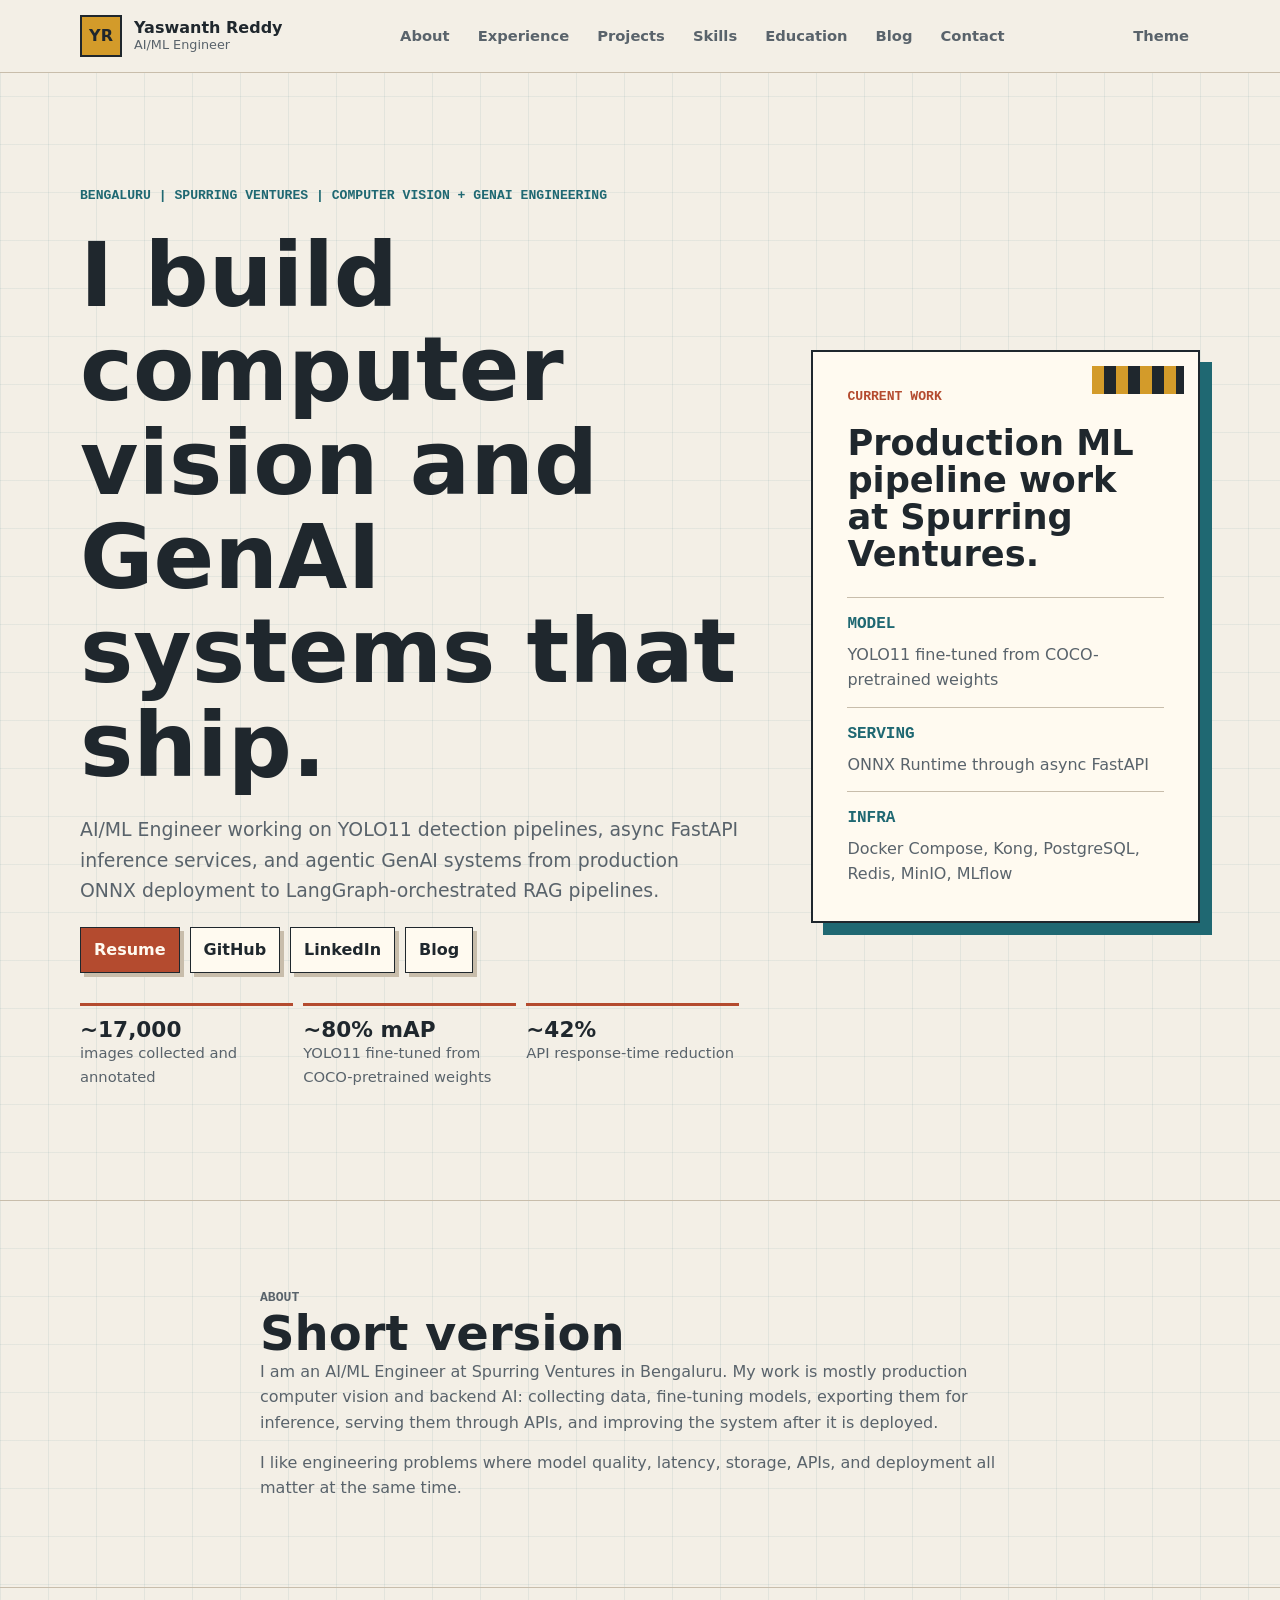
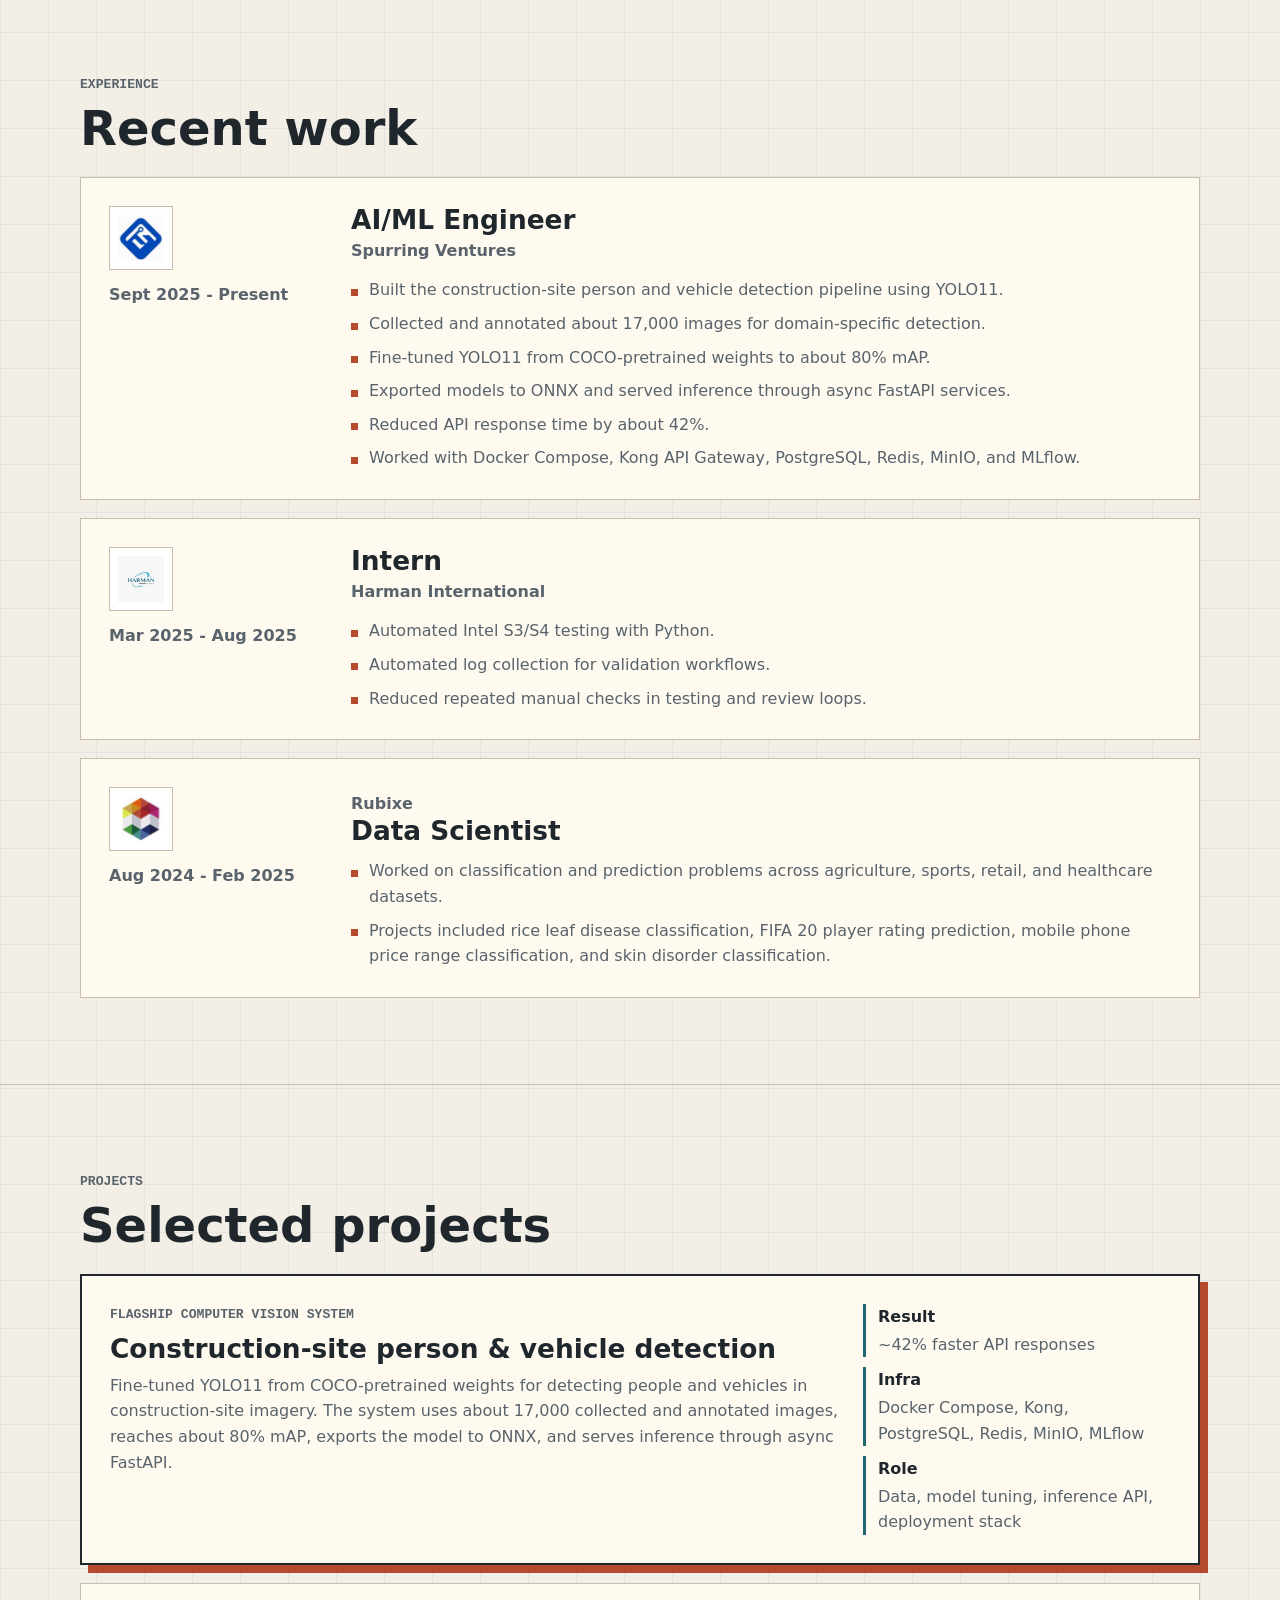
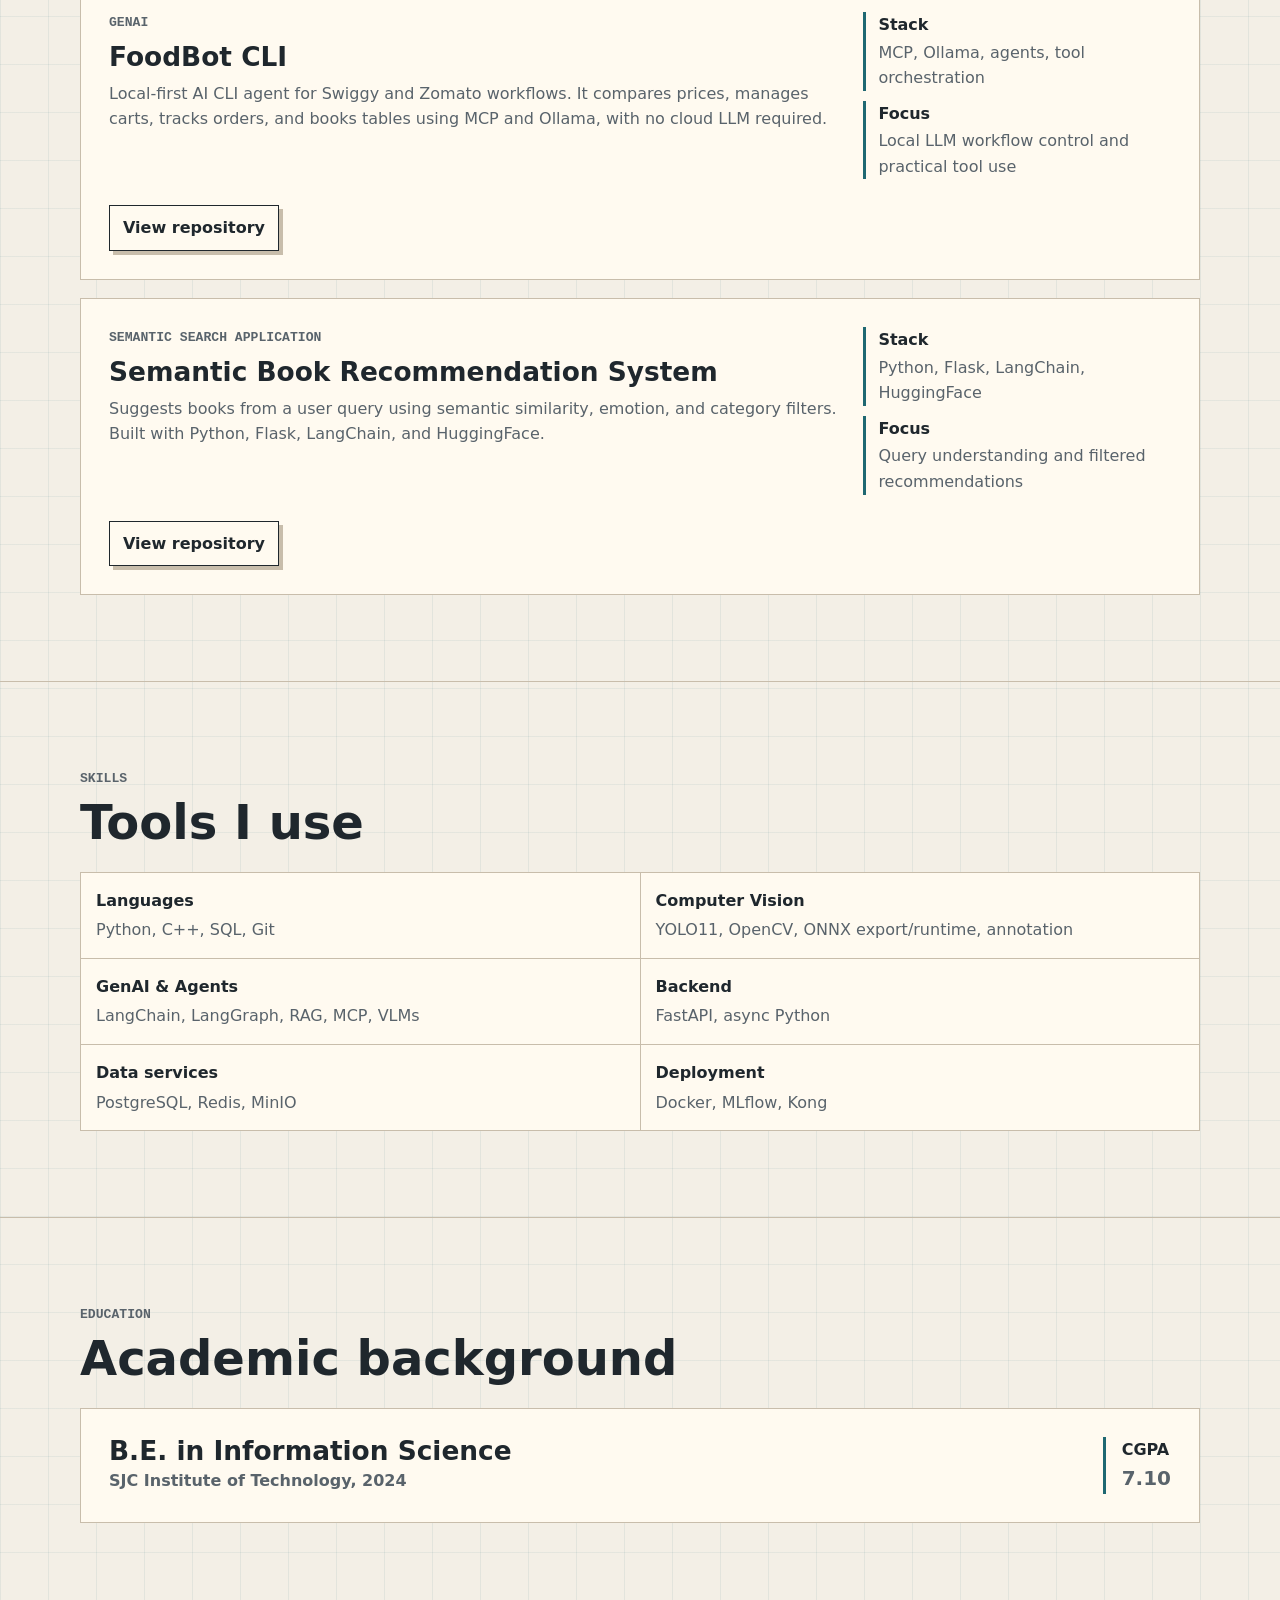
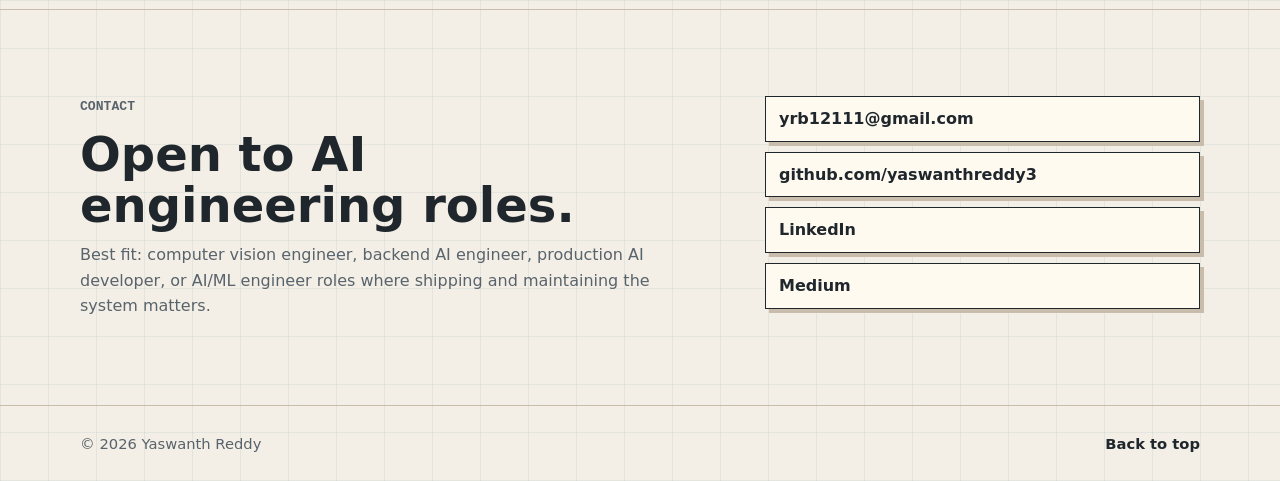
<file: index.html>
<!DOCTYPE html>
<html lang="en">
<head>
    <meta charset="UTF-8">
    <meta name="viewport" content="width=device-width, initial-scale=1.0">
    <meta name="description" content="Yaswanth Reddy is an AI/ML Engineer at Spurring Ventures in Bengaluru, building production computer vision systems (YOLO11, ONNX, FastAPI) and GenAI/agentic pipelines (LangGraph, RAG, MCP).">
    <meta name="author" content="Yaswanth Reddy">
    <meta name="robots" content="index, follow">
    <meta name="theme-color" content="#f3efe6">

    <meta property="og:type" content="profile">
    <meta property="og:title" content="Yaswanth Reddy | AI/ML Engineer">
    <meta property="og:description" content="Production computer vision and GenAI systems. YOLO11, FastAPI, ONNX, LangGraph, RAG, MCP.">
    <meta property="og:image" content="og-image.svg">
    <meta property="og:image:alt" content="Yaswanth Reddy AI/ML Engineer portfolio preview">
    <meta name="twitter:card" content="summary_large_image">
    <meta name="twitter:title" content="Yaswanth Reddy | AI/ML Engineer">
    <meta name="twitter:description" content="AI/ML Engineer building production computer vision and backend AI systems in Bengaluru.">
    <meta name="twitter:image" content="og-image.svg">

    <title>Yaswanth Reddy | AI/ML Engineer</title>
    <link rel="icon" href="favicon.svg" type="image/svg+xml">
    <link rel="stylesheet" href="port.css">
    <script defer src="port.js"></script>

    <script type="application/ld+json">
    {
        "@context": "https://schema.org",
        "@type": "Person",
        "name": "Yaswanth Reddy",
        "jobTitle": "AI/ML Engineer",
        "email": "mailto:yrb12111@gmail.com",
        "address": {
            "@type": "PostalAddress",
            "addressLocality": "Bengaluru",
            "addressCountry": "India"
        },
        "worksFor": {
            "@type": "Organization",
            "name": "Spurring Ventures"
        },
        "sameAs": [
            "https://github.com/yaswanthreddy3",
            "https://www.linkedin.com/in/yaswanth-reddy-balam-74a609209/",
            "https://medium.com/@yaswanthreddy3775"
        ],
        "knowsAbout": [
            "Computer Vision",
            "YOLO11",
            "OpenCV",
            "ONNX Runtime",
            "FastAPI",
            "LangChain",
            "LangGraph",
            "Model Context Protocol",
            "Docker",
            "MLflow"
        ]
    }
    </script>
</head>
<body>
    <a class="skip-link" href="#main">Skip to content</a>

    <header class="site-header" data-header>
        <nav class="nav" aria-label="Primary navigation">
            <a class="brand" href="#home" aria-label="Yaswanth Reddy home">
                <span class="brand-mark">YR</span>
                <span>
                    <strong>Yaswanth Reddy</strong>
                    <small>AI/ML Engineer</small>
                </span>
            </a>

            <button class="menu-button" type="button" data-menu-toggle aria-expanded="false" aria-controls="site-menu">
                <span data-menu-label>Menu</span>
            </button>

            <div class="nav-links" id="site-menu" data-nav-menu>
                <a href="#about">About</a>
                <a href="#experience">Experience</a>
                <a href="#projects">Projects</a>
                <a href="#skills">Skills</a>
                <a href="#education">Education</a>
                <a href="blog.html">Blog</a>
                <a href="#contact">Contact</a>
            </div>

            <button class="theme-button" type="button" data-theme-toggle aria-label="Toggle light and dark theme">Theme</button>
        </nav>
    </header>

    <main id="main">
        <section class="hero" id="home" aria-labelledby="hero-title">
            <div class="container hero-layout">
                <div class="hero-copy" data-reveal>
                    <p class="eyebrow">Bengaluru | Spurring Ventures | Computer Vision + GenAI Engineering</p>
                    <h1 id="hero-title">I build computer vision and GenAI systems that ship.</h1>
                    <p class="hero-text">
                        AI/ML Engineer working on YOLO11 detection pipelines, async FastAPI inference services,
                        and agentic GenAI systems from production ONNX deployment to LangGraph-orchestrated
                        RAG pipelines.
                    </p>

                    <div class="hero-actions">
                        <a class="button primary" href="Yaswanth-AI-ML.pdf" target="_blank" rel="noopener noreferrer">Resume</a>
                        <a class="button" href="https://github.com/yaswanthreddy3" target="_blank" rel="noopener noreferrer">GitHub</a>
                        <a class="button" href="https://www.linkedin.com/in/yaswanth-reddy-balam-74a609209/" target="_blank" rel="noopener noreferrer">LinkedIn</a>
                        <a class="button" href="blog.html">Blog</a>
                    </div>

                    <ul class="hero-facts" aria-label="Portfolio highlights">
                        <li><strong>~17,000</strong><span>images collected and annotated</span></li>
                        <li><strong>~80% mAP</strong><span>YOLO11 fine-tuned from COCO-pretrained weights</span></li>
                        <li><strong>~42%</strong><span>API response-time reduction</span></li>
                    </ul>
                </div>

                <aside class="work-sheet" aria-label="Yaswanth Reddy work summary" data-reveal>
                    <p class="sheet-label">Current work</p>
                    <h2>Production ML pipeline work at Spurring Ventures.</h2>
                    <dl>
                        <div>
                            <dt>Model</dt>
                            <dd>YOLO11 fine-tuned from COCO-pretrained weights</dd>
                        </div>
                        <div>
                            <dt>Serving</dt>
                            <dd>ONNX Runtime through async FastAPI</dd>
                        </div>
                        <div>
                            <dt>Infra</dt>
                            <dd>Docker Compose, Kong, PostgreSQL, Redis, MinIO, MLflow</dd>
                        </div>
                    </dl>
                </aside>
            </div>
        </section>

        <section class="section about" id="about" aria-labelledby="about-title">
            <div class="container narrow" data-reveal>
                <p class="section-label">About</p>
                <h2 id="about-title">Short version</h2>
                <p>
                    I am an AI/ML Engineer at Spurring Ventures in Bengaluru. My work is mostly production computer vision and
                    backend AI: collecting data, fine-tuning models, exporting them for inference, serving them through APIs,
                    and improving the system after it is deployed.
                </p>
                <p>
                    I like engineering problems where model quality, latency, storage, APIs, and deployment all matter at the same time.
                </p>
            </div>
        </section>

        <section class="section experience" id="experience" aria-labelledby="experience-title">
            <div class="container">
                <div class="section-heading" data-reveal>
                    <p class="section-label">Experience</p>
                    <h2 id="experience-title">Recent work</h2>
                </div>

                <div class="timeline">
                    <article class="job" data-reveal>
                        <div class="job-meta">
                            <img src="spurring_image.png" width="64" height="64" alt="Spurring Ventures logo" loading="lazy">
                            <p>Sept 2025 - Present</p>
                        </div>
                        <div class="job-body">
                            <h3>AI/ML Engineer</h3>
                            <p class="company">Spurring Ventures</p>
                            <ul>
                                <li>Built the construction-site person and vehicle detection pipeline using YOLO11.</li>
                                <li>Collected and annotated about 17,000 images for domain-specific detection.</li>
                                <li>Fine-tuned YOLO11 from COCO-pretrained weights to about 80% mAP.</li>
                                <li>Exported models to ONNX and served inference through async FastAPI services.</li>
                                <li>Reduced API response time by about 42%.</li>
                                <li>Worked with Docker Compose, Kong API Gateway, PostgreSQL, Redis, MinIO, and MLflow.</li>
                            </ul>
                        </div>
                    </article>

                    <article class="job" data-reveal>
                        <div class="job-meta">
                            <img src="harman_logo.png" width="64" height="64" alt="Harman International logo" loading="lazy">
                            <p>Mar 2025 - Aug 2025</p>
                        </div>
                        <div class="job-body">
                            <h3>Intern</h3>
                            <p class="company">Harman International</p>
                            <ul>
                                <li>Automated Intel S3/S4 testing with Python.</li>
                                <li>Automated log collection for validation workflows.</li>
                                <li>Reduced repeated manual checks in testing and review loops.</li>
                            </ul>
                        </div>
                    </article>
                    <article class="job" data-reveal>
                        <div class="job-meta">
                            <img src="rubixe_logo.png" width="64" height="64" alt="Rubixe" loading="lazy">
                            <p>Aug 2024 - Feb 2025</p>
                        </div>
                        <div class="job-body">
                            <p class="company">Rubixe</p>
                            <h3>Data Scientist</h3>
                            <ul>
                                <li>Worked on classification and prediction problems across agriculture, sports, retail, and healthcare datasets.</li>
                                <li>Projects included rice leaf disease classification, FIFA 20 player rating prediction, mobile phone price range classification, and skin disorder classification.</li>
                            </ul>
                        </div>
                    </article>
                </div>
            </div>
        </section>

        <section class="section projects" id="projects" aria-labelledby="projects-title">
            <div class="container">
                <div class="section-heading" data-reveal>
                    <p class="section-label">Projects</p>
                    <h2 id="projects-title">Selected projects</h2>
                </div>

                <div class="project-list">
                    <article class="project flagship" data-reveal>
                        <div>
                            <p class="project-type">Flagship computer vision system</p>
                            <h3>Construction-site person &amp; vehicle detection</h3>
                            <p>
                                Fine-tuned YOLO11 from COCO-pretrained weights for detecting people and vehicles in construction-site imagery.
                                The system uses about 17,000 collected and annotated images, reaches about 80% mAP, exports the model to ONNX,
                                and serves inference through async FastAPI.
                            </p>
                        </div>
                        <dl class="project-details">
                            <div><dt>Result</dt><dd>~42% faster API responses</dd></div>
                            <div><dt>Infra</dt><dd>Docker Compose, Kong, PostgreSQL, Redis, MinIO, MLflow</dd></div>
                            <div><dt>Role</dt><dd>Data, model tuning, inference API, deployment stack</dd></div>
                        </dl>
                    </article>

                    <article class="project" data-reveal>
                        <div>
                            <p class="project-type">GenAI</p>
                            <h3>FoodBot CLI</h3>
                            <p>
                                Local-first AI CLI agent for Swiggy and Zomato workflows. It compares prices, manages carts,
                                tracks orders, and books tables using MCP and Ollama, with no cloud LLM required.
                            </p>
                        </div>
                        <dl class="project-details">
                            <div><dt>Stack</dt><dd>MCP, Ollama, agents, tool orchestration</dd></div>
                            <div><dt>Focus</dt><dd>Local LLM workflow control and practical tool use</dd></div>
                        </dl>
                        <a class="text-link" href="https://github.com/yaswanthreddy3/foodbot-cli" target="_blank" rel="noopener noreferrer">View repository</a>
                    </article>

                    <article class="project" data-reveal>
                        <div>
                            <p class="project-type">Semantic search application</p>
                            <h3>Semantic Book Recommendation System</h3>
                            <p>
                                Suggests books from a user query using semantic similarity, emotion, and category filters.
                                Built with Python, Flask, LangChain, and HuggingFace.
                            </p>
                        </div>
                        <dl class="project-details">
                            <div><dt>Stack</dt><dd>Python, Flask, LangChain, HuggingFace</dd></div>
                            <div><dt>Focus</dt><dd>Query understanding and filtered recommendations</dd></div>
                        </dl>
                        <a class="text-link" href="https://github.com/yaswanthreddy3/Semantic-Book-Recommendation-System" target="_blank" rel="noopener noreferrer">View repository</a>
                    </article>
                </div>
            </div>
        </section>

        <section class="section skills" id="skills" aria-labelledby="skills-title">
            <div class="container">
                <div class="section-heading" data-reveal>
                    <p class="section-label">Skills</p>
                    <h2 id="skills-title">Tools I use</h2>
                </div>

                <div class="skill-groups" data-reveal>
                    <p><strong>Languages</strong> Python, C++, SQL, Git</p>
                    <p><strong>Computer Vision</strong> YOLO11, OpenCV, ONNX export/runtime, annotation</p>
                    <p><strong>GenAI &amp; Agents</strong> LangChain, LangGraph, RAG, MCP, VLMs</p>
                    <p><strong>Backend</strong> FastAPI, async Python</p>
                    <p><strong>Data services</strong> PostgreSQL, Redis, MinIO</p>
                    <p><strong>Deployment</strong> Docker, MLflow, Kong</p>
                </div>
            </div>
        </section>

        <section class="section education" id="education" aria-labelledby="education-title">
            <div class="container">
                <div class="section-heading" data-reveal>
                    <p class="section-label">Education</p>
                    <h2 id="education-title">Academic background</h2>
                </div>

                <article class="education-card" data-reveal>
                    <div>
                        <h3>B.E. in Information Science</h3>
                        <p>SJC Institute of Technology, 2024</p>
                    </div>
                    <dl>
                        <div>
                            <dt>CGPA</dt>
                            <dd>7.10</dd>
                        </div>
                    </dl>
                </article>
            </div>
        </section>

        <section class="section contact" id="contact" aria-labelledby="contact-title">
            <div class="container contact-layout">
                <div data-reveal>
                    <p class="section-label">Contact</p>
                    <h2 id="contact-title">Open to AI engineering roles.</h2>
                    <p>
                        Best fit: computer vision engineer, backend AI engineer, production AI developer,
                        or AI/ML engineer roles where shipping and maintaining the system matters.
                    </p>
                </div>

                <div class="contact-links" data-reveal>
                    <a href="mailto:yrb12111@gmail.com">yrb12111@gmail.com</a>
                    <a href="https://github.com/yaswanthreddy3" target="_blank" rel="noopener noreferrer">github.com/yaswanthreddy3</a>
                    <a href="https://www.linkedin.com/in/yaswanth-reddy-balam-74a609209/" target="_blank" rel="noopener noreferrer">LinkedIn</a>
                    <a href="https://medium.com/@yaswanthreddy3775" target="_blank" rel="noopener noreferrer">Medium</a>
                </div>
            </div>
        </section>
    </main>

    <footer class="footer">
        <div class="container footer-inner">
            <p>© <span data-year></span> Yaswanth Reddy</p>
            <a href="#home">Back to top</a>
        </div>
    </footer>
</body>
</html>
</file>
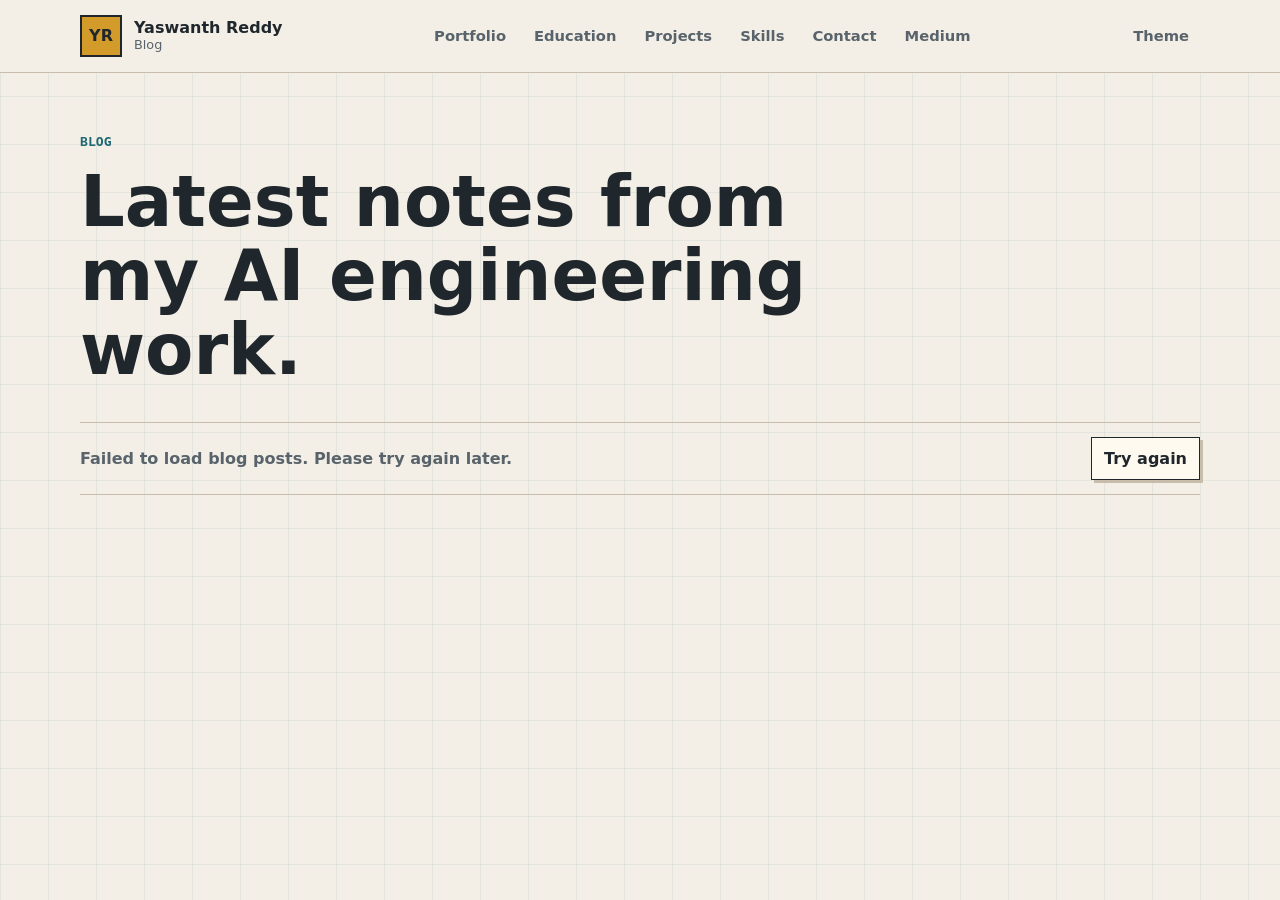
<file: blog.html>
<!DOCTYPE html>
<html lang="en">
<head>
    <meta charset="UTF-8">
    <meta name="viewport" content="width=device-width, initial-scale=1.0">
    <meta name="description" content="Latest Medium posts by Yaswanth Reddy on AI engineering, computer vision, backend AI systems, and practical ML projects.">
    <meta name="author" content="Yaswanth Reddy">
    <meta name="theme-color" content="#f3efe6">
    <meta property="og:title" content="Blog | Yaswanth Reddy">
    <meta property="og:description" content="Medium posts and engineering notes by Yaswanth Reddy.">
    <meta property="og:image" content="og-image.svg">
    <meta name="twitter:card" content="summary_large_image">
    <meta name="twitter:image" content="og-image.svg">
    <title>Blog | Yaswanth Reddy</title>
    <link rel="icon" href="favicon.svg" type="image/svg+xml">
    <link rel="stylesheet" href="port.css">
    <style>
        .blog-main {
            width: var(--container);
            margin: 0 auto;
            padding: 58px 0 86px;
        }

        .blog-hero {
            display: grid;
            gap: 14px;
            margin-bottom: 34px;
        }

        .blog-hero-copy {
            display: grid;
            gap: 14px;
        }

        .blog-hero h1 {
            max-width: 760px;
            font-size: 4.4rem;
        }

        .blog-hero p:not(.section-label),
        .post-snippet,
        .post-date {
            color: var(--muted);
        }

        .blog-status {
            display: flex;
            align-items: center;
            justify-content: space-between;
            gap: 16px;
            margin: 28px 0 22px;
            border-top: 1px solid var(--line);
            border-bottom: 1px solid var(--line);
            padding: 14px 0;
        }

        .blog-status p {
            color: var(--muted);
            font-weight: 800;
        }

        .blog-status button {
            padding: 8px 12px;
            border: 1px solid var(--ink);
            background: var(--panel);
            color: var(--ink);
            font-weight: 800;
            cursor: pointer;
            box-shadow: 3px 3px 0 var(--line);
        }

        .blog-posts {
            display: grid;
            grid-template-columns: repeat(auto-fill, minmax(290px, 1fr));
            gap: 18px;
        }

        .post {
            min-height: 100%;
        }

        .post-card {
            display: flex;
            height: 100%;
            min-height: 430px;
            flex-direction: column;
            overflow: hidden;
            border: 1px solid var(--line);
            background: var(--panel);
            color: var(--ink);
            box-shadow: none;
            transition: transform 160ms ease, box-shadow 160ms ease, border-color 160ms ease;
        }

        .post-card:hover,
        .post-card:focus-visible {
            border-color: var(--ink);
            background: var(--panel);
            box-shadow: 7px 7px 0 var(--orange);
            transform: translate(-2px, -2px);
        }

        .post-image,
        .post-image-fallback {
            width: 100%;
            height: 210px;
            border-bottom: 1px solid var(--line);
        }

        .post-image {
            object-fit: cover;
            filter: saturate(0.9) contrast(1.02);
        }

        .post-image-fallback {
            display: grid;
            place-items: center;
            background:
                linear-gradient(90deg, rgba(31, 104, 114, 0.16) 1px, transparent 1px),
                linear-gradient(rgba(31, 104, 114, 0.16) 1px, transparent 1px),
                var(--paper-2);
            background-size: 28px 28px;
            color: var(--orange);
            font-size: 2.4rem;
            font-weight: 900;
        }

        .post-body {
            display: flex;
            flex: 1;
            flex-direction: column;
            gap: 12px;
            padding: 18px;
        }

        .post-title {
            color: var(--ink);
            font-size: 1.32rem;
            line-height: 1.2;
        }

        .post-snippet {
            font-size: 0.98rem;
        }

        .post-date {
            margin-top: auto;
            padding-top: 14px;
            border-top: 1px solid var(--line);
            font-family: ui-monospace, SFMono-Regular, Menlo, Consolas, monospace;
            font-size: 0.82rem;
            font-weight: 800;
        }

        @media (max-width: 880px) {
            .blog-hero h1 {
                font-size: 3.4rem;
            }
        }

        @media (max-width: 560px) {
            .blog-main {
                padding-top: 38px;
            }

            .blog-hero h1 {
                font-size: 2.55rem;
            }

            .blog-status {
                display: grid;
            }

            .blog-posts {
                grid-template-columns: 1fr;
            }
        }
    </style>
    <script defer src="port.js"></script>
</head>
<body>
    <a class="skip-link" href="#main">Skip to content</a>

    <header class="site-header" data-header>
        <nav class="nav" aria-label="Primary navigation">
            <a class="brand" href="index.html">
                <span class="brand-mark">YR</span>
                <span>
                    <strong>Yaswanth Reddy</strong>
                    <small>Blog</small>
                </span>
            </a>

            <button class="menu-button" type="button" data-menu-toggle aria-expanded="false" aria-controls="site-menu">
                <span data-menu-label>Menu</span>
            </button>

            <div class="nav-links" id="site-menu" data-nav-menu>
                <a href="index.html">Portfolio</a>
                <a href="index.html#education">Education</a>
                <a href="index.html#projects">Projects</a>
                <a href="index.html#skills">Skills</a>
                <a href="index.html#contact">Contact</a>
                <a href="https://medium.com/@yaswanthreddy3775" target="_blank" rel="noopener noreferrer">Medium</a>
            </div>

            <button class="theme-button" type="button" data-theme-toggle aria-label="Toggle light and dark theme">Theme</button>
        </nav>
    </header>

    <main id="main" class="blog-main">
        <section class="blog-hero">
            <div class="blog-hero-copy" data-reveal>
                <p class="section-label">Blog</p>
                <h1>Latest notes from my AI engineering work.</h1>
            </div>
        </section>

        <section class="blog-status" aria-live="polite">
            <p id="blogStatus">Loading latest posts...</p>
            <button type="button" id="blogRetry" hidden>Try again</button>
        </section>

        <section class="blog-posts" id="blogPosts" aria-live="polite" aria-busy="true"></section>
    </main>
</body>
</html>
</file>
<file: port.css>
:root {
    color-scheme: light;
    --paper: #f3efe6;
    --paper-2: #e7dfd0;
    --ink: #1f272d;
    --muted: #59636b;
    --line: #c8bdab;
    --panel: #fffaf0;
    --orange: #b44b2f;
    --blue: #1f6872;
    --yellow: #d39b2a;
    --focus: #0d5c63;
    --shadow: 0 18px 40px rgba(48, 38, 26, 0.12);
    --container: min(1120px, calc(100% - 40px));
    --nav-height: 72px;
}

:root[data-theme="dark"] {
    color-scheme: dark;
    --paper: #25272a;
    --paper-2: #1d2023;
    --ink: #f1eadf;
    --muted: #c2b9aa;
    --line: #55504a;
    --panel: #303236;
    --orange: #ff936f;
    --blue: #8ccbd0;
    --yellow: #ffd27a;
    --focus: #8ccbd0;
    --shadow: 0 18px 40px rgba(0, 0, 0, 0.28);
}

* {
    box-sizing: border-box;
}

html {
    scroll-behavior: smooth;
    scroll-padding-top: calc(var(--nav-height) + 20px);
}

body {
    margin: 0;
    background:
        linear-gradient(90deg, rgba(31, 104, 114, 0.08) 1px, transparent 1px),
        linear-gradient(rgba(31, 104, 114, 0.07) 1px, transparent 1px),
        var(--paper);
    background-size: 48px 48px;
    color: var(--ink);
    font-family: ui-sans-serif, system-ui, -apple-system, BlinkMacSystemFont, "Segoe UI", sans-serif;
    line-height: 1.6;
    text-rendering: optimizeLegibility;
    -webkit-font-smoothing: antialiased;
}

body.menu-open {
    overflow: hidden;
}

a {
    color: inherit;
    text-decoration: none;
}

button {
    border: 0;
    color: inherit;
    font: inherit;
}

img {
    display: block;
    max-width: 100%;
}

p,
h1,
h2,
h3,
dl,
dd {
    margin: 0;
}

ul {
    margin: 0;
    padding: 0;
}

li {
    list-style: none;
}

:focus-visible {
    outline: 3px solid var(--focus);
    outline-offset: 4px;
}

::selection {
    background: var(--yellow);
    color: #1f272d;
}

.skip-link {
    position: fixed;
    top: 12px;
    left: 12px;
    z-index: 100;
    padding: 10px 14px;
    background: var(--ink);
    color: var(--paper);
    transform: translateY(-150%);
    transition: transform 160ms ease;
}

.skip-link:focus {
    transform: translateY(0);
}

.container {
    width: var(--container);
    margin: 0 auto;
}

.narrow {
    max-width: 760px;
}

.site-header {
    position: sticky;
    top: 0;
    z-index: 50;
    border-bottom: 1px solid var(--line);
    background: var(--paper);
    backdrop-filter: blur(14px);
}

.nav {
    display: grid;
    grid-template-columns: auto 1fr auto;
    align-items: center;
    width: var(--container);
    min-height: var(--nav-height);
    gap: 18px;
    margin: 0 auto;
}

.brand {
    display: inline-flex;
    align-items: center;
    gap: 12px;
    min-width: 0;
}

.brand-mark {
    display: grid;
    width: 42px;
    height: 42px;
    place-items: center;
    border: 2px solid var(--ink);
    background: var(--yellow);
    color: #1f272d;
    font-weight: 900;
    letter-spacing: 0;
}

.brand strong,
.brand small {
    display: block;
    line-height: 1.15;
}

.brand small {
    color: var(--muted);
    font-size: 0.8rem;
}

.nav-links {
    display: flex;
    justify-content: center;
    gap: 6px;
}

.nav-links a,
.theme-button,
.menu-button {
    padding: 8px 10px;
    border: 1px solid transparent;
    background: transparent;
    color: var(--muted);
    font-size: 0.92rem;
    font-weight: 700;
    cursor: pointer;
}

.nav-links a:hover,
.nav-links a.is-active,
.theme-button:hover,
.menu-button:hover {
    border-color: var(--line);
    color: var(--ink);
    background: var(--panel);
}

.menu-button {
    display: none;
}

.hero {
    padding: clamp(56px, 9vw, 112px) 0;
}

.hero-layout {
    display: grid;
    grid-template-columns: minmax(0, 1.12fr) minmax(280px, 0.66fr);
    gap: clamp(32px, 6vw, 72px);
    align-items: center;
}

.hero-copy {
    display: grid;
    gap: 22px;
}

.eyebrow,
.section-label,
.project-type {
    color: var(--blue);
    font-family: ui-monospace, SFMono-Regular, Menlo, Consolas, monospace;
    font-size: 0.82rem;
    font-weight: 800;
    letter-spacing: 0;
    text-transform: uppercase;
}

h1,
h2,
h3 {
    line-height: 1.05;
    letter-spacing: 0;
}

h1 {
    max-width: 820px;
    font-size: 5.6rem;
}

h2 {
    font-size: 3rem;
}

h3 {
    font-size: 1.65rem;
}

.hero-text,
.section p,
.project p,
.job li,
.project-details dd,
.contact-layout p,
.footer {
    color: var(--muted);
}

.hero-text {
    max-width: 700px;
    font-size: 1.18rem;
}

.hero-actions,
.contact-links {
    display: flex;
    flex-wrap: wrap;
    gap: 10px;
}

.button,
.contact-links a,
.contact-links button,
.text-link {
    display: inline-flex;
    align-items: center;
    min-height: 42px;
    padding: 9px 13px;
    border: 1px solid var(--ink);
    background: var(--panel);
    color: var(--ink);
    font-weight: 800;
    box-shadow: 4px 4px 0 var(--line);
    cursor: pointer;
    transition: transform 160ms ease, box-shadow 160ms ease, background 160ms ease;
}

.button:hover,
.contact-links a:hover,
.contact-links button:hover,
.text-link:hover {
    transform: translate(2px, 2px);
    box-shadow: 2px 2px 0 var(--line);
}

.button.primary {
    background: var(--orange);
    color: #fffaf0;
}

.hero-facts {
    display: grid;
    grid-template-columns: repeat(3, minmax(0, 1fr));
    gap: 10px;
    margin-top: 8px;
}

.hero-facts li {
    border-top: 3px solid var(--orange);
    padding-top: 12px;
}

.hero-facts strong,
.hero-facts span {
    display: block;
}

.hero-facts strong {
    color: var(--ink);
    font-size: 1.35rem;
    line-height: 1.1;
}

.hero-facts span {
    color: var(--muted);
    font-size: 0.92rem;
}

.work-sheet {
    position: relative;
    border: 2px solid var(--ink);
    background: var(--panel);
    box-shadow: 12px 12px 0 var(--blue);
    padding: clamp(20px, 4vw, 34px);
}

.work-sheet::before {
    position: absolute;
    top: 14px;
    right: 14px;
    z-index: 1;
    width: 92px;
    height: 28px;
    background: repeating-linear-gradient(
        90deg,
        var(--yellow) 0 12px,
        var(--ink) 12px 24px
    );
    content: "";
}

.sheet-label {
    margin-bottom: 18px;
    color: var(--orange);
    font-family: ui-monospace, SFMono-Regular, Menlo, Consolas, monospace;
    font-size: 0.82rem;
    font-weight: 900;
    text-transform: uppercase;
}

.work-sheet h2 {
    max-width: 420px;
    margin-bottom: 24px;
    font-size: 2.2rem;
}

.work-sheet dl {
    display: grid;
    gap: 14px;
}

.work-sheet div {
    border-top: 1px solid var(--line);
    padding-top: 14px;
}

.work-sheet dt {
    margin-bottom: 4px;
    color: var(--blue);
    font-family: ui-monospace, SFMono-Regular, Menlo, Consolas, monospace;
    font-weight: 900;
    text-transform: uppercase;
}

.work-sheet dd {
    color: var(--muted);
}

.section {
    padding: clamp(52px, 7vw, 86px) 0;
    border-top: 1px solid var(--line);
}

.section-heading {
    display: grid;
    gap: 8px;
    margin-bottom: 24px;
}

.about p + p {
    margin-top: 14px;
}

.timeline,
.project-list {
    display: grid;
    gap: 18px;
}

.job,
.education-card,
.project {
    display: grid;
    grid-template-columns: 220px minmax(0, 1fr);
    gap: 22px;
    padding: clamp(18px, 3vw, 28px);
    border: 1px solid var(--line);
    background: var(--panel);
}

.project {
    grid-template-columns: minmax(0, 1fr) minmax(220px, 0.42fr);
    align-items: start;
}

.education-card {
    display: grid;
    grid-template-columns: minmax(0, 1fr) auto;
    gap: 22px;
    align-items: center;
    padding: clamp(18px, 3vw, 28px);
    border: 1px solid var(--line);
    background: var(--panel);
}

.education-card p {
    margin-top: 4px;
    color: var(--muted);
    font-weight: 800;
}

.education-card dl {
    border-left: 3px solid var(--blue);
    padding-left: 16px;
}

.education-card dt {
    color: var(--ink);
    font-weight: 900;
}

.education-card dd {
    color: var(--muted);
    font-size: 1.25rem;
    font-weight: 900;
}

.project.flagship {
    border: 2px solid var(--ink);
    box-shadow: 8px 8px 0 var(--orange);
}

.job-meta {
    display: grid;
    align-content: start;
    gap: 12px;
    color: var(--muted);
    font-weight: 800;
}

.job-meta img {
    width: 64px;
    height: 64px;
    border: 1px solid var(--line);
    background: #ffffff;
    object-fit: contain;
    padding: 8px;
}

.company {
    margin-top: 4px;
    color: var(--orange);
    font-weight: 900;
}

.job ul {
    display: grid;
    gap: 8px;
    margin-top: 14px;
}

.job li {
    position: relative;
    padding-left: 18px;
}

.job li::before {
    position: absolute;
    top: 0.72em;
    left: 0;
    width: 7px;
    height: 7px;
    background: var(--orange);
    content: "";
}

.project > div:first-child {
    display: grid;
    gap: 10px;
}

.project-details {
    display: grid;
    gap: 10px;
}

.project-details div {
    border-left: 3px solid var(--blue);
    padding-left: 12px;
}

.project-details dt {
    color: var(--ink);
    font-weight: 900;
}

.project-details dd {
    margin-top: 2px;
}

.project .text-link {
    width: fit-content;
    margin-top: 4px;
}

.skill-groups {
    display: grid;
    grid-template-columns: repeat(2, minmax(0, 1fr));
    gap: 1px;
    border: 1px solid var(--line);
    background: var(--line);
}

.skill-groups p {
    padding: 15px;
    background: var(--panel);
    color: var(--muted);
}

.skill-groups strong {
    display: block;
    margin-bottom: 4px;
    color: var(--ink);
}

.contact-layout {
    display: grid;
    grid-template-columns: minmax(0, 0.82fr) minmax(280px, 0.58fr);
    gap: clamp(28px, 6vw, 70px);
    align-items: start;
}

.contact-layout > div:first-child {
    display: grid;
    gap: 12px;
}

.contact-links {
    display: grid;
}

.footer {
    border-top: 1px solid var(--line);
    padding: 26px 0;
    font-size: 0.92rem;
}

.footer-inner {
    display: flex;
    justify-content: space-between;
    gap: 16px;
}

.footer a {
    color: var(--ink);
    font-weight: 800;
}

[data-reveal] {
    opacity: 0;
    transform: translateY(14px);
}

[data-reveal].is-visible {
    opacity: 1;
    transform: translateY(0);
    transition: opacity 360ms ease, transform 360ms ease;
}

@media (prefers-reduced-motion: reduce) {
    *,
    *::before,
    *::after {
        scroll-behavior: auto !important;
        transition-duration: 0.001ms !important;
        animation-duration: 0.001ms !important;
    }

    [data-reveal] {
        opacity: 1;
        transform: none;
    }
}

@media (max-width: 880px) {
    :root {
        --container: min(100% - 28px, 1120px);
        --nav-height: 66px;
    }

    .nav {
        grid-template-columns: auto auto auto;
    }

    .menu-button {
        display: inline-flex;
        justify-self: end;
    }

    .theme-button {
        justify-self: end;
    }

    .nav-links {
        position: fixed;
        top: var(--nav-height);
        right: 14px;
        left: 14px;
        display: grid;
        justify-content: stretch;
        gap: 0;
        border: 1px solid var(--line);
        background: var(--panel);
        box-shadow: var(--shadow);
        opacity: 0;
        pointer-events: none;
        transform: translateY(-8px);
        transition: opacity 160ms ease, transform 160ms ease;
    }

    .nav-links.is-open {
        opacity: 1;
        pointer-events: auto;
        transform: translateY(0);
    }

    .nav-links a {
        padding: 13px;
        border-bottom: 1px solid var(--line);
    }

    .hero-layout,
    .contact-layout,
    .job,
    .education-card,
    .project {
        grid-template-columns: 1fr;
    }

    h1 {
        font-size: 4.2rem;
    }

    h2 {
        font-size: 2.45rem;
    }

    h3 {
        font-size: 1.45rem;
    }

    .work-sheet {
        max-width: 420px;
    }

    .hero-facts,
    .skill-groups {
        grid-template-columns: 1fr;
    }
}

@media (max-width: 560px) {
    h1 {
        font-size: 2.75rem;
    }

    h2 {
        font-size: 2.05rem;
    }

    h3 {
        font-size: 1.3rem;
    }

    .hero-text {
        font-size: 1.04rem;
    }

    .brand small {
        display: none;
    }

    .theme-button,
    .menu-button {
        padding-inline: 8px;
    }

    .hero-actions .button,
    .contact-links a,
    .contact-links button {
        width: 100%;
        justify-content: center;
    }

    .work-sheet {
        box-shadow: 7px 7px 0 var(--blue);
    }

    .work-sheet h2 {
        font-size: 1.7rem;
    }

    .footer-inner {
        display: grid;
    }
}
</file>
